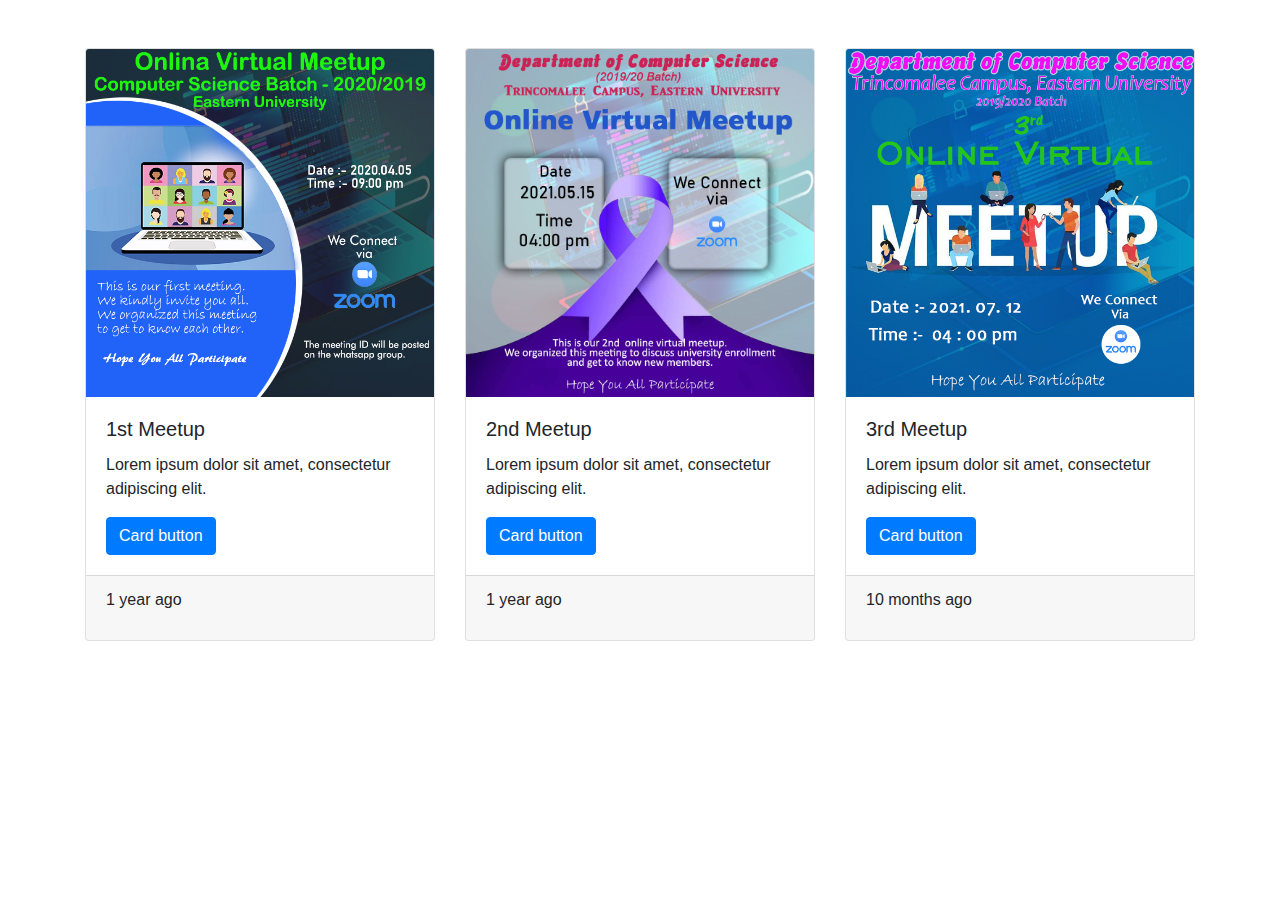
<file: events.html>
<!DOCTYPE html>
<html lang="en">

<head>
    <meta charset="UTF-8">
    <meta http-equiv="X-UA-Compatible" content="IE=edge">
    <meta name="viewport" content="width=device-width, user-scalable=no, initial-scale=1.0, maximum-scale=1.0, minimum-scale=1.0">
    <!--Bootsrap CSS-->
    <link rel="stylesheet" href="css/bootstrap.css">
    <title>Events</title>
</head>

<body>
    <div class="container mt-5">
        <div class="card-deck">
            <div class="card" style="width: 18rem;">
                <!--tips: add .text-center,.text-right to the .card to change card text alignment-->
                <img src="img/Meetup1.jpg" class="card-img-top" alt="...">
                <div class="card-body">
                    <h5 class="card-title">1st Meetup</h5>
                    <p class="card-text">Lorem ipsum dolor sit amet, consectetur adipiscing elit.</p>
                    <a href="#" class="btn btn-primary">Card button</a>
                </div>
                <div class="card-footer">
                    <p>1 year ago</p>
                </div>
            </div>
            <div class="card" style="width: 18rem;">
                <!--tips: add .text-center,.text-right to the .card to change card text alignment-->
                <img src="img/Meetup2.jpg" class="card-img-top" alt="...">
                <div class="card-body">
                    <h5 class="card-title">2nd Meetup</h5>
                    <p class="card-text">Lorem ipsum dolor sit amet, consectetur adipiscing elit.</p>
                    <a href="#" class="btn btn-primary">Card button</a>
                </div>
                <div class="card-footer">
                    <p>1 year ago</p>
                </div>
            </div>
            <div class="card" style="width: 18rem;">
                <!--tips: add .text-center,.text-right to the .card to change card text alignment-->
                <img src="img/Meetup3.jpg" class="card-img-top" alt="...">
                <div class="card-body">
                    <h5 class="card-title">3rd Meetup</h5>
                    <p class="card-text">Lorem ipsum dolor sit amet, consectetur adipiscing elit.</p>
                    <a href="#" class="btn btn-primary">Card button</a>
                </div>
                <div class="card-footer">
                    <p>10 months ago</p>
                </div>
            </div>
        </div>
    </div>
</body>

</html>
</file>
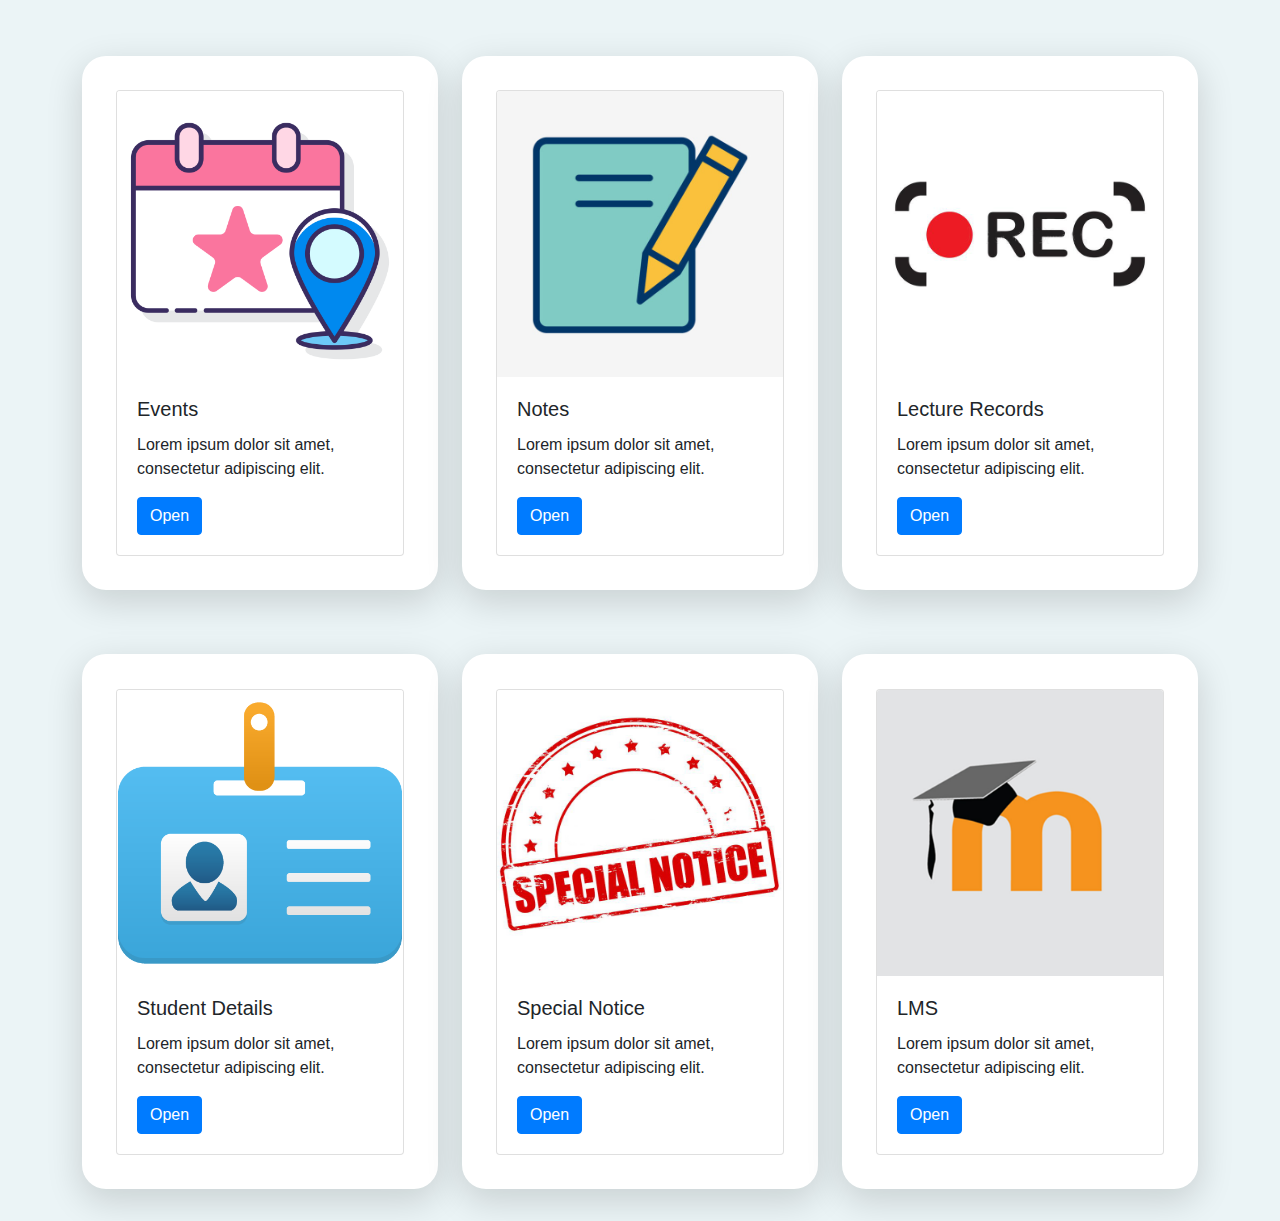
<file: home.html>
<!DOCTYPE html>
<html lang="en">

<head>
    <meta charset="UTF-8">
    <meta http-equiv="X-UA-Compatible" content="IE=edge">
    <meta name="viewport" content="width=device-width, user-scalable=no, initial-scale=1.0, maximum-scale=1.0, minimum-scale=1.0">
    <!--Bootsrap CSS-->
    <link rel="stylesheet" href="css/bootstrap.css">
    <link rel="stylesheet" href="home.css">
    <title>Home</title>
</head>

<body>
    <div class="container mt-4">
        <div class="row">
            <div class="div1">
                <div class="card" style="width: 18rem;">
                    <!--tips: add .text-center,.text-right to the .card to change card text alignment-->
                    <img src="img/event.png" class="card-img-top" alt="...">
                    <div class="card-body">
                        <h5 class="card-title">Events</h5>
                        <p class="card-text">Lorem ipsum dolor sit amet, consectetur adipiscing elit.</p>
                        <a href="events.html" class="btn btn-primary">Open</a>
                    </div>
                </div>
            </div>
            <div class="div1">
                <div class="card" style="width: 18rem;">
                    <!--tips: add .text-center,.text-right to the .card to change card text alignment-->
                    <img src="img/note.jpg" class="card-img-top" alt="...">
                    <div class="card-body">
                        <h5 class="card-title">Notes</h5>
                        <p class="card-text">Lorem ipsum dolor sit amet, consectetur adipiscing elit.</p>
                        <a href="notes.html" class="btn btn-primary">Open</a>
                    </div>
                </div>
            </div>
            <div class="div1">
                <div class="card" style="width: 18rem;">
                    <!--tips: add .text-center,.text-right to the .card to change card text alignment-->
                    <img src="img/record.jpg" class="card-img-top" alt="...">
                    <div class="card-body">
                        <h5 class="card-title">Lecture Records</h5>
                        <p class="card-text">Lorem ipsum dolor sit amet, consectetur adipiscing elit.</p>
                        <a href="records.html" class="btn btn-primary">Open</a>
                    </div>
                </div>
            </div>
            <div class="div1">
                <div class="card" style="width: 18rem;">
                    <!--tips: add .text-center,.text-right to the .card to change card text alignment-->
                    <img src="img/details.png" class="card-img-top" alt="...">
                    <div class="card-body">
                        <h5 class="card-title">Student Details</h5>
                        <p class="card-text">Lorem ipsum dolor sit amet, consectetur adipiscing elit.</p>
                        <a href="students.html" class="btn btn-primary">Open</a>
                    </div>
                </div>
            </div>
            <div class="div1">
                <div class="card" style="width: 18rem;">
                    <!--tips: add .text-center,.text-right to the .card to change card text alignment-->
                    <img src="img/notice.jpg" class="card-img-top" alt="...">
                    <div class="card-body">
                        <h5 class="card-title">Special Notice</h5>
                        <p class="card-text">Lorem ipsum dolor sit amet, consectetur adipiscing elit.</p>
                        <a href="notice.html" class="btn btn-primary">Open</a>
                    </div>
                </div>
            </div>
            <div class="div1">
                <div class="card" style="width: 18rem;">
                    <!--tips: add .text-center,.text-right to the .card to change card text alignment-->
                    <img src="img/lms.jpg" class="card-img-top" alt="...">
                    <div class="card-body">
                        <h5 class="card-title">LMS</h5>
                        <p class="card-text">Lorem ipsum dolor sit amet, consectetur adipiscing elit.</p>
                        <a href="https://lms.fas.tc.esn.ac.lk/login/index.php" class="btn btn-primary">Open</a>
                    </div>
                </div>
            </div>
        </div>
    </div>

    <script src="js/jQuery.js"></script>
    <script src="js/bootstrap.js"></script>
</body>

</html>
</file>
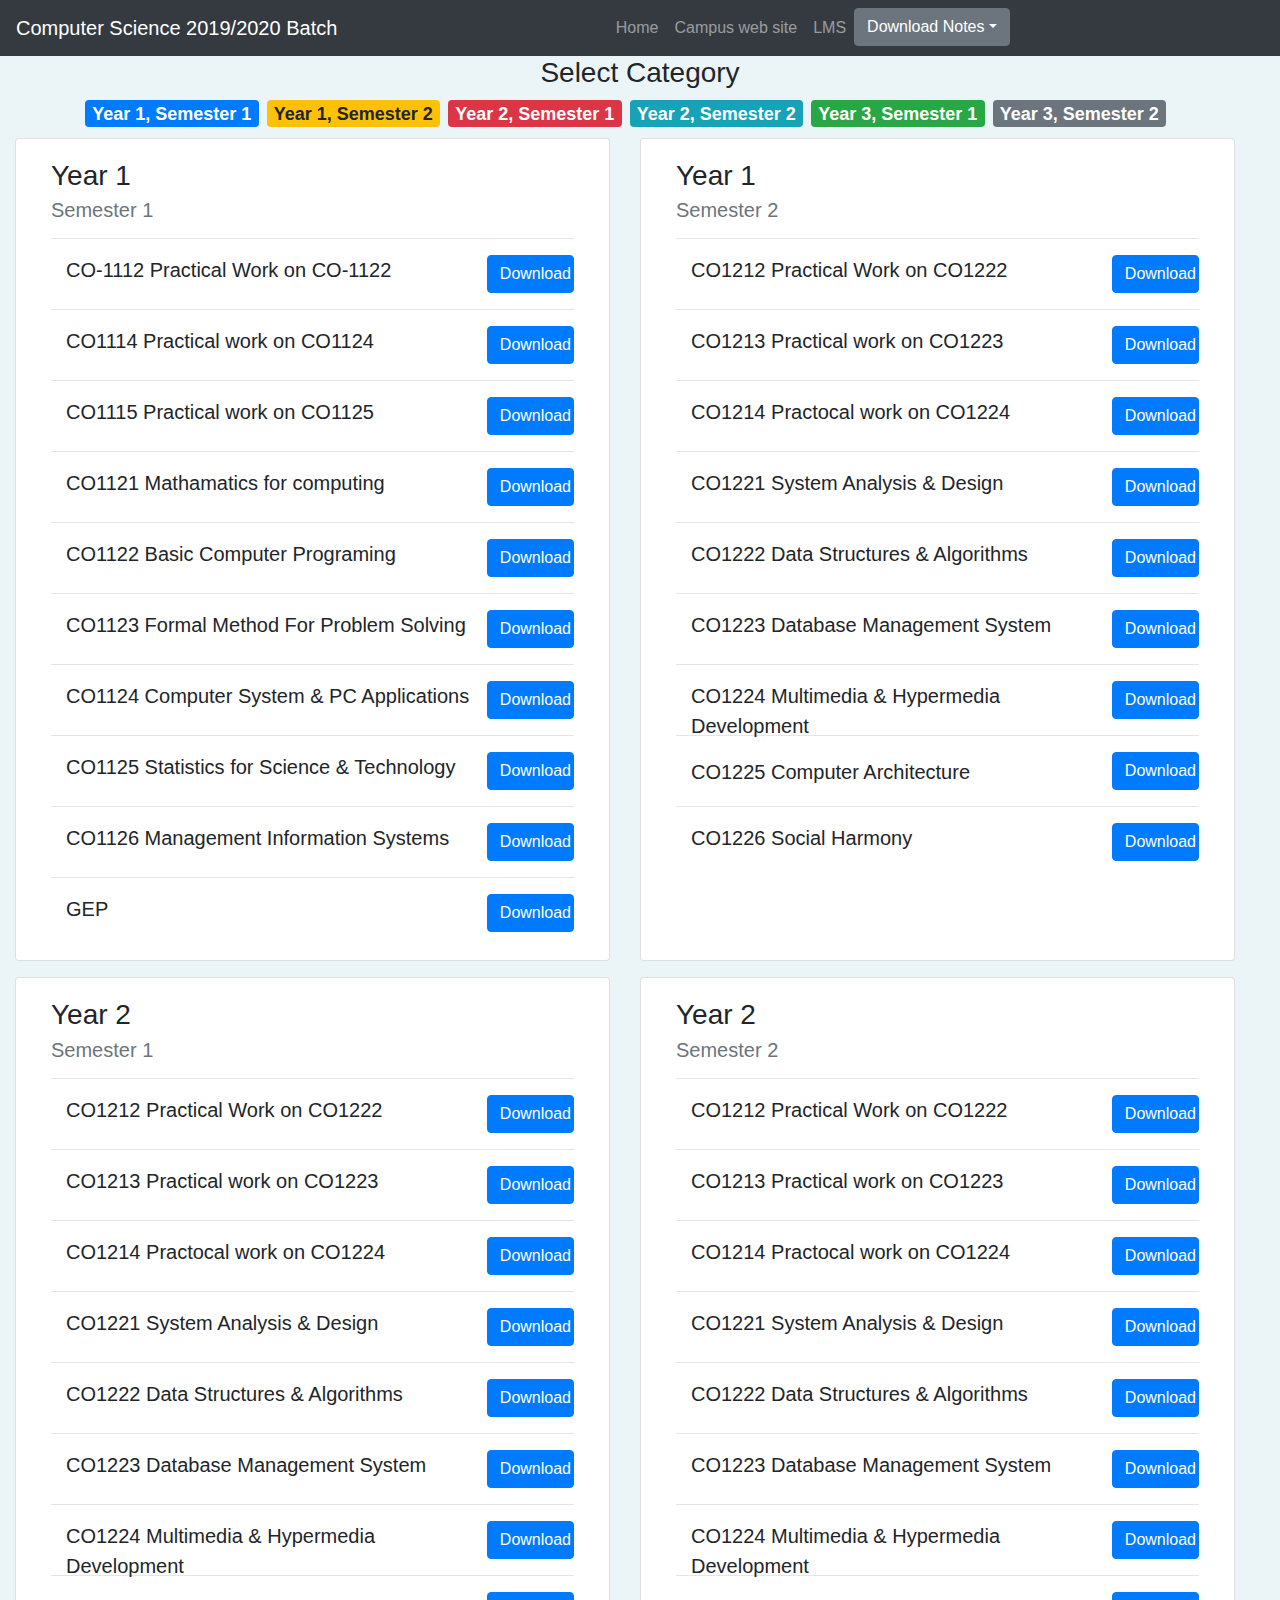
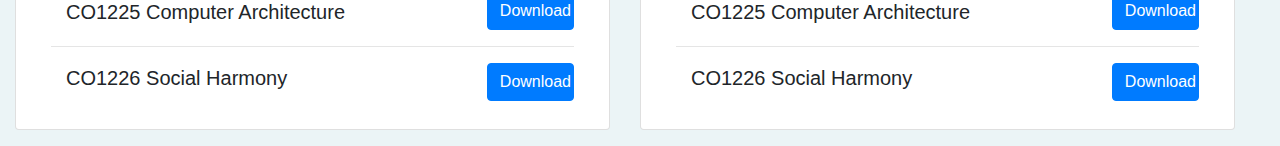
<file: notes.html>
<!DOCTYPE html>
<html lang="en">

<head>
    <meta charset="UTF-8">
    <meta http-equiv="X-UA-Compatible" content="IE=edge">
    <meta name="viewport" content="width=device-width, user-scalable=no, initial-scale=1.0, maximum-scale=1.0, minimum-scale=1.0">
    <!--Bootsrap CSS-->
    <link rel="stylesheet" href="css/bootstrap.css">
    <link rel="stylesheet" href="myStyle.css">
    <title>Notes</title>
</head>

<body>

    <nav class="navbar navbar-expand-md navbar-dark bg-dark">
        <a href="" class="navbar-brand">Computer Science 2019/2020 Batch</a>
        <button class="navbar-toggler" data-toggle="collapse" data-target="#nav_item"><span class="navbar-toggler-icon"></span></button>

        <div class="collapse navbar-collapse" id="nav_item">
            <div class="collapse navbar-collapse justify-content-center">
                <ul class="navbar-nav">
                    <li class="nav-item"><a href="home.html" class="nav-link">Home</a></li>
                    <li class="nav-item"><a href="http://www.tc.esn.ac.lk/" class="nav-link">Campus web site</a></li>
                    <li class="nav-item"><a href="https://lms.fas.tc.esn.ac.lk/login/index.php" class="nav-link">LMS</a></li>
                    <li class="nav-item">
                        <div class="dropdown">
                            <button id="my-dropdown" class="btn btn-secondary dropdown-toggle" data-toggle="dropdown" aria-haspopup="true" aria-expanded="false">Download Notes</button>
                            <div class="dropdown-content">
                                <a href="#y1s1">Year 1 Sem. 1</a>
                                <a href="#y1s2">Year 1 Sem. 2</a>
                                <a href="#y2s1">Year 2 Sem. 1</a>
                                <a href="#y2s2">Year 2 Sem. 2</a>
                                <a href="#">Year 3 Sem. 1</a>
                                <a href="#">Year 3 Sem. 2</a>
                            </div>
                        </div>
                    </li>

                </ul>
            </div>
        </div>

    </nav>

    <div class="container">

        <h3 class="text-center">Select Category</h3>
        <h4 class="float-left"><a href="#y1s1"><span class="badge badge-primary">Year 1, Semester 1</span></a></h4>
        <h4 class="float-left"><a href="#y1s2"><span class="badge badge-warning ml-2">Year 1, Semester 2</span></a></h4>


        <h4 class="float-left"><span class="badge badge-danger ml-2">Year 2, Semester 1</span></h4>
        <h4 class="float-left"><span class="badge badge-info ml-2">Year 2, Semester 2</span></h4>

        <h4 class="float-left"><span class="badge badge-success ml-2">Year 3, Semester 1</span></h4>
        <h4 class="float-left"><span class="badge badge-secondary ml-2">Year 3, Semester 2</span></h4>
    </div>

    <div class="container-fluid container-lg mt-5">
        <div class="row">

            <div class="card-deck col-12">
                <!--Card 1-->
                <div id="y1s1" class="card col-6 mb-3">
                    <div class="card-body">
                        <h3 class="card-title">Year 1</h3>
                        <h6 class="card-subtitle mb-2 text-muted lead">Semester 1</h6>
                        <hr>
                        <p class="card-text lead float-left col-10">CO-1112 Practical Work on CO-1122 </p><button class="btn btn-primary justify-content-end col-2">Download</button>
                        <hr>
                        <p class="card-text lead float-left col-10">CO1114 Practical work on CO1124 </p><button class="btn btn-primary justify-content-end col-2">Download</button>
                        <hr>
                        <p class="card-text lead float-left col-10">CO1115 Practical work on CO1125 </p><button class="btn btn-primary justify-content-end col-2">Download</button>
                        <hr>
                        <p class="card-text lead float-left col-10">CO1121 Mathamatics for computing </p><button class="btn btn-primary justify-content-end col-2">Download</button>
                        <hr>
                        <p class="card-text lead float-left col-10">CO1122 Basic Computer Programing </p><button class="btn btn-primary justify-content-end col-2">Download</button>
                        <hr>
                        <p class="card-text lead float-left col-10">CO1123 Formal Method For Problem Solving </p><button class="btn btn-primary justify-content-end col-2">Download</button>
                        <hr>
                        <p class="card-text lead float-left col-10">CO1124 Computer System & PC Applications </p><button class="btn btn-primary justify-content-end col-2">Download</button>
                        <hr>
                        <p class="card-text lead float-left col-10">CO1125 Statistics for Science & Technology </p><button class="btn btn-primary justify-content-end col-2">Download</button>
                        <hr>
                        <p class="card-text lead float-left col-10">CO1126 Management Information Systems </p><button class="btn btn-primary justify-content-end col-2">Download</button>
                        <hr>
                        <p class="card-text lead float-left col-10">GEP </p><button class="btn btn-primary justify-content-end col-2">Download</button>
                    </div>
                </div>

                <!--Card 2-->
                <div id="y1s2" class="card col-6 mb-3">
                    <div class="card-body">
                        <h3 class="card-title">Year 1</h3>
                        <h6 class="card-subtitle mb-2 text-muted lead">Semester 2</h6>
                        <hr>
                        <p class="card-text lead float-left col-10">CO1212 Practical Work on CO1222 </p><button class="btn btn-primary justify-content-end col-2">Download</button>
                        <hr>
                        <p class="card-text lead float-left col-10">CO1213 Practical work on CO1223 </p><button class="btn btn-primary justify-content-end col-2">Download</button>
                        <hr>
                        <p class="card-text lead float-left col-10">CO1214 Practocal work on CO1224 </p><button class="btn btn-primary justify-content-end col-2">Download</button>
                        <hr>
                        <p class="card-text lead float-left col-10">CO1221 System Analysis & Design </p><button class="btn btn-primary justify-content-end col-2">Download</button>
                        <hr>
                        <p class="card-text lead float-left col-10">CO1222 Data Structures & Algorithms </p><button class="btn btn-primary justify-content-end col-2">Download</button>
                        <hr>
                        <p class="card-text lead float-left col-10">CO1223 Database Management System </p><button class="btn btn-primary justify-content-end col-2">Download</button>
                        <hr>
                        <p class="card-text lead float-left col-10">CO1224 Multimedia & Hypermedia Development </p><button class="btn btn-primary justify-content-end col-2">Download</button>
                        <hr>
                        <p class="card-text lead float-left col-10">CO1225 Computer Architecture </p><button class="btn btn-primary justify-content-end col-2">Download</button>
                        <hr>
                        <p class="card-text lead float-left col-10">CO1226 Social Harmony </p><button class="btn btn-primary justify-content-end col-2">Download</button>
                    </div>
                </div>
            </div>
        </div>

        <div class="row">

            <div class="card-deck col-12">
                <!--Card 3-->
                <div id="y2s1" class="card col-6 mb-3">
                    <div class="card-body">
                        <h3 class="card-title">Year 2</h3>
                        <h6 class="card-subtitle mb-2 text-muted lead">Semester 1</h6>
                        <hr>
                        <p class="card-text lead float-left col-10">CO1212 Practical Work on CO1222 </p><button class="btn btn-primary justify-content-end col-2">Download</button>
                        <hr>
                        <p class="card-text lead float-left col-10">CO1213 Practical work on CO1223 </p><button class="btn btn-primary justify-content-end col-2">Download</button>
                        <hr>
                        <p class="card-text lead float-left col-10">CO1214 Practocal work on CO1224 </p><button class="btn btn-primary justify-content-end col-2">Download</button>
                        <hr>
                        <p class="card-text lead float-left col-10">CO1221 System Analysis & Design </p><button class="btn btn-primary justify-content-end col-2">Download</button>
                        <hr>
                        <p class="card-text lead float-left col-10">CO1222 Data Structures & Algorithms </p><button class="btn btn-primary justify-content-end col-2">Download</button>
                        <hr>
                        <p class="card-text lead float-left col-10">CO1223 Database Management System </p><button class="btn btn-primary justify-content-end col-2">Download</button>
                        <hr>
                        <p class="card-text lead float-left col-10">CO1224 Multimedia & Hypermedia Development </p><button class="btn btn-primary justify-content-end col-2">Download</button>
                        <hr>
                        <p class="card-text lead float-left col-10">CO1225 Computer Architecture </p><button class="btn btn-primary justify-content-end col-2">Download</button>
                        <hr>
                        <p class="card-text lead float-left col-10">CO1226 Social Harmony </p><button class="btn btn-primary justify-content-end col-2">Download</button>
                    </div>
                </div>

                <!--Card 4-->
                <div class="card col-6 mb-3">
                    <div class="card-body">
                        <h3 class="card-title">Year 2</h3>
                        <h6 class="card-subtitle mb-2 text-muted lead">Semester 2</h6>
                        <hr>
                        <p class="card-text lead float-left col-10">CO1212 Practical Work on CO1222 </p><button class="btn btn-primary justify-content-end col-2">Download</button>
                        <hr>
                        <p class="card-text lead float-left col-10">CO1213 Practical work on CO1223 </p><button class="btn btn-primary justify-content-end col-2">Download</button>
                        <hr>
                        <p class="card-text lead float-left col-10">CO1214 Practocal work on CO1224 </p><button class="btn btn-primary justify-content-end col-2">Download</button>
                        <hr>
                        <p class="card-text lead float-left col-10">CO1221 System Analysis & Design </p><button class="btn btn-primary justify-content-end col-2">Download</button>
                        <hr>
                        <p class="card-text lead float-left col-10">CO1222 Data Structures & Algorithms </p><button class="btn btn-primary justify-content-end col-2">Download</button>
                        <hr>
                        <p class="card-text lead float-left col-10">CO1223 Database Management System </p><button class="btn btn-primary justify-content-end col-2">Download</button>
                        <hr>
                        <p class="card-text lead float-left col-10">CO1224 Multimedia & Hypermedia Development </p><button class="btn btn-primary justify-content-end col-2">Download</button>
                        <hr>
                        <p class="card-text lead float-left col-10">CO1225 Computer Architecture </p><button class="btn btn-primary justify-content-end col-2">Download</button>
                        <hr>
                        <p class="card-text lead float-left col-10">CO1226 Social Harmony </p><button class="btn btn-primary justify-content-end col-2">Download</button>
                    </div>
                </div>
            </div>
        </div>
    </div>

    <div class="container">

    </div>
</body>

</html>
</file>
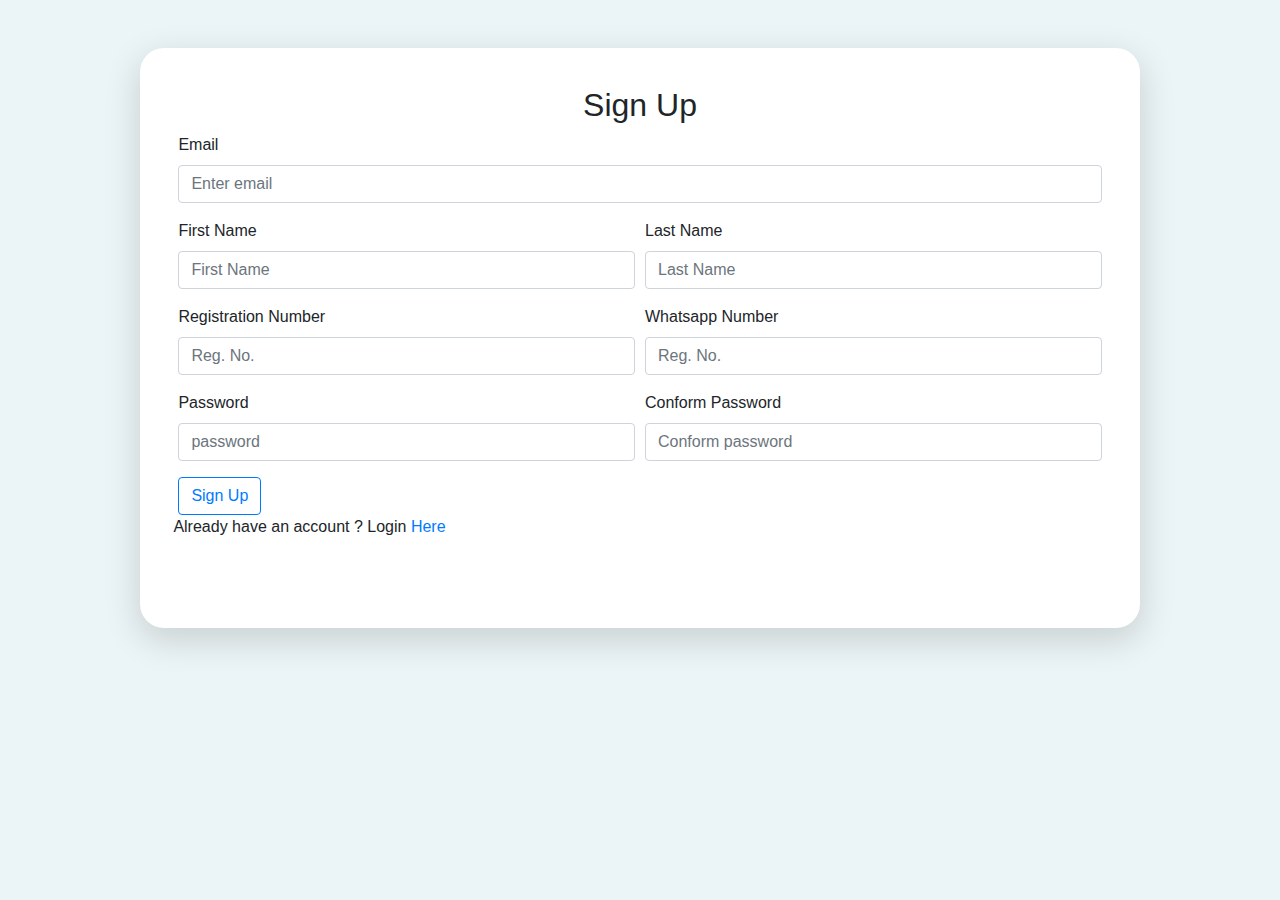
<file: signup.html>
<!DOCTYPE html>
<html lang="en">

<head>
    <meta charset="UTF-8">
    <meta http-equiv="X-UA-Compatible" content="IE=edge">
    <meta name="viewport" content="width=device-width, user-scalable=no, initial-scale=1.0, maximum-scale=1.0, minimum-scale=1.0">
    <!--Bootsrap CSS-->
    <link rel="stylesheet" href="css/bootstrap.css">
    <link rel="stylesheet" href="myStyle.css">
    <title>Sign Up</title>
</head>

<body>
    <div class="container mt-5 div1">
        <h2 class="text-center">Sign Up</h2>
        <form action="">
            <div class="form-row">
                <div class="form-group col-12">
                    <label for="email_Input">Email</label>
                    <input type="email" class="form-control" id="email_Input" placeholder="Enter email">
                </div>
                <div class="form-group col-md-6">
                    <label for="f-name-input">First Name</label>
                    <input type="text" class="form-control" id="f-name-input" placeholder="First Name">
                </div>
                <div class="form-group col-md-6">
                    <label for="l-name-input">Last Name</label>
                    <input type="text" class="form-control" id="l-name-input" placeholder="Last Name">
                </div>
                <div class="form-group col-md-6">
                    <label for="reg-no">Registration Number</label>
                    <input type="text" class="form-control" id="reg-no" placeholder="Reg. No.">
                </div>
                <div class="form-group col-md-6">
                    <label for="wa-no">Whatsapp Number</label>
                    <input type="text" class="form-control" id="wa-no" placeholder="Reg. No.">
                </div>
                <div class="form-group col-md-6">
                    <label for="pw_Input">Password</label>
                    <input type="password" class="form-control" id="pw_Input" placeholder="password">
                </div>
                <div class="form-group col-md-6">
                    <label for="pw_Input">Conform Password</label>
                    <input type="password" class="form-control" id="pw_Input" placeholder="Conform password">
                </div>
                <div class="col-12">
                    <button type="button" class="btn btn-outline-primary"><a href="home.html">Sign Up</a></button>
                </div>
                <div>
                    <p>Already have an account ? Login <a href="index.html">Here</a></p>
                </div>
            </div>
        </form>
    </div>


    <div class="modal" tabindex="-1" role="dialog" id="model_1">
        <div class="modal-dialog modal-dialog-centered" role="document">
            <div class="modal-content">
                <div class="modal-header">
                    <h5 class="modal-title">Email verification</h5>
                    <button type="button" class="close" data-dismiss="modal" aria-label="Close">
                        <span aria-hidden="true">&times;</span>
                    </button>
                </div>


                <div class="modal-body">
                    <form action="">
                        <div class="form-group col-md-6">
                            <label for="mail-verify">Whatsapp Number</label>
                            <input type="text" class="form-control" id="mail-verify" placeholder="enter the code">
                        </div>
                    </form>
                </div>

                <div class="modal-footer">
                    <button type="button" class="btn btn-secondary" data-dismiss="modal">Close</button>
                    <button type="button" class="btn btn-primary">Login</button>
                    <!--Link the sign up-->
                </div>
            </div>
        </div>
    </div>


    <!--Modal Login-->
    <div class="modal" tabindex="-1" role="dialog" id="model_1">
        <div class="modal-dialog modal-dialog-centered" role="document">
            <div class="modal-content">
                <div class="modal-header">
                    <h5 class="modal-title">Login</h5>
                    <button type="button" class="close" data-dismiss="modal" aria-label="Close">
                        <span aria-hidden="true">&times;</span>
                    </button>
                </div>

                <div class="modal-body">
                    <form action="">
                        <div class="form-group">
                            <label for="email_Input">Email</label>
                            <input type="email" class="form-control" id="email_Input" placeholder="Enter email">
                        </div>
                        <div class="form-group">
                            <label for="pw_Input">Password</label>
                            <input type="password" class="form-control" id="pw_Input" placeholder="password">
                        </div>
                        <div class="form-check">
                            <input id="checkBox1" class="form-check-input" type="checkbox">
                            <label for="checkBox1" class="form-check-label">Remember me</label>
                        </div>
                        <div>
                            <p>Do not have an account ? Sign up <a href="signup.html">Here.</a></p>
                        </div>
                    </form>
                </div>

                <div class="modal-footer">
                    <button type="button" class="btn btn-secondary" data-dismiss="modal">Close</button>
                    <button type="button" class="btn btn-primary">Login</button>
                    <!--Link the sign up-->
                </div>
            </div>
        </div>
    </div>

</body>

</html>
</file>
<file: home.css>
body {
    background-color: #ebf4f6;
    font-family: 'Ubuntu', sans-serif;
}

.div1 {
    background-color: #ffffff;
    width: auto;
    height: auto;
    margin: 2em auto;
    padding: 3%;
    border-radius: 1.5em;
    box-shadow: 0px 11px 35px 2px rgba(0, 0, 0, 0.14);
}
</file>
<file: myStyle.css>
body {
    background-color: #ebf4f6;
    font-family: 'Ubuntu', sans-serif;
}

.div1 {
    background-color: #ffffff;
    width: 1000px;
    height: 580px;
    margin: 7em auto;
    padding: 3%;
    border-radius: 1.5em;
    box-shadow: 0px 11px 35px 2px rgba(0, 0, 0, 0.14);
}

@import url('https://fonts.googleapis.com/css?family=Montserrat&display=swap');
.jumbotron {
    padding-top: 30px;
    min-height: 100%;
    text-align: center;
    background: linear-gradient(0deg, rgba(34, 195, 104, 1) 0%, rgba(45, 77, 253, 1) 100%);
}

.social-buttons {
    display: inline-block;
    background: rgba(256, 256, 256, 0.5);
    padding: 20px;
    padding-bottom: 5px;
    border-radius: 10px;
    text-align: center;
    margin: 20px 10px;
    box-shadow: 0px 0px 32px -7px #00199f;
}


/* Helper class to divide the icons */

.social-margin {
    margin-right: 15px;
}

a,
a:hover,
a:focus,
a:active {
    text-decoration: none;
}

.social-icon {
    margin-bottom: 15px;
    box-sizing: border-box;
    -moz-border-radius: 138px;
    -webkit-border-radius: 138px;
    border-radius: 138px;
    border: 5px solid;
    text-align: center;
    width: 50px;
    height: 50px;
    display: inline-block;
    line-height: 1px;
    padding-top: 11px;
    transition: all 0.5s;
}

.social-icon:hover {
    transform: rotate(360deg)scale(1.3);
}


/* Facebook Button Styling */

.facebook {
    font-size: 22px;
    padding-top: 9px;
    border-color: #3b5998;
    background-color: #3b5998;
    color: #ffffff;
}

.facebook:hover {
    background-color: #ffffff;
    color: #3b5998;
}


/* Twitter Button Styling */

.twitter {
    font-size: 22px;
    padding-top: 10px;
    padding-left: 2px;
    border-color: #55acee;
    background-color: #55acee;
    color: #ffffff;
}

.twitter:hover {
    background-color: #ffffff;
    color: #55acee;
}


/* Google+ Button Styling */

.google-plus {
    font-size: 22px;
    padding-top: 9px;
    padding-left: 2px;
    background-color: #dd4b39;
    color: #ffffff;
    border-color: #dd4b39;
}

.google-plus :hover {
    background-color: #ffffff;
    color: #dd4b39;
}


/* Linkedin Button Styling */

.linkedin {
    font-size: 24px;
    padding-top: 8px;
    padding-left: 1px;
    background-color: #0976b4;
    color: #ffffff;
    border-color: #0976b4;
}

.linkedin :hover {
    background-color: #ffffff;
    color: #0976b4;
}


/* Pinterest Button Styling */

.pinterest {
    font-size: 22px;
    padding-top: 9px;
    background-color: #cb2027;
    color: #ffffff;
    border-color: #cb2027;
}

.pinterest:hover {
    background-color: #ffffff;
    color: #cb2027;
}


/* Github Button Styling */

.github {
    font-size: 22px;
    padding-top: 9px;
    background-color: #4183c4;
    color: #ffffff;
    border-color: #4183c4;
}

.github:hover {
    background-color: #ffffff;
    color: #4183c4;
}


/* Youtube Button Styling */

.mail {
    font-size: 22px;
    padding-top: 9px;
    padding-left: 0px;
    background-color: #bb0000;
    color: #ffffff;
    border-color: #bb0000;
}

.mail :hover {
    background-color: #ffffff;
    color: #bb0000;
}


/* Soundcloud Button Styling */

.soundcloud {
    font-size: 22px;
    padding-top: 9px;
    padding-left: 0px;
    background-color: #ff3a00;
    color: #ffffff;
    border-color: #ff3a00;
}

.soundcloud :hover {
    background-color: #ffffff;
    color: #ff3a00;
}

.dropdown {
    position: relative;
    display: inline-block;
}

.dropdown-content {
    display: none;
    position: absolute;
    background-color: #f9f9f9;
    min-width: 160px;
    box-shadow: 0px 8px 16px 0px rgba(0, 0, 0, 0.2);
    z-index: 1;
}

.dropdown-content a {
    color: black;
    padding: 12px 16px;
    text-decoration: none;
    display: block;
}

.dropdown-content a:hover {
    background-color: #f1f1f1
}

.dropdown:hover .dropdown-content {
    display: block;
}

#a,
#a:hover {
    color: #333
}
</file>
